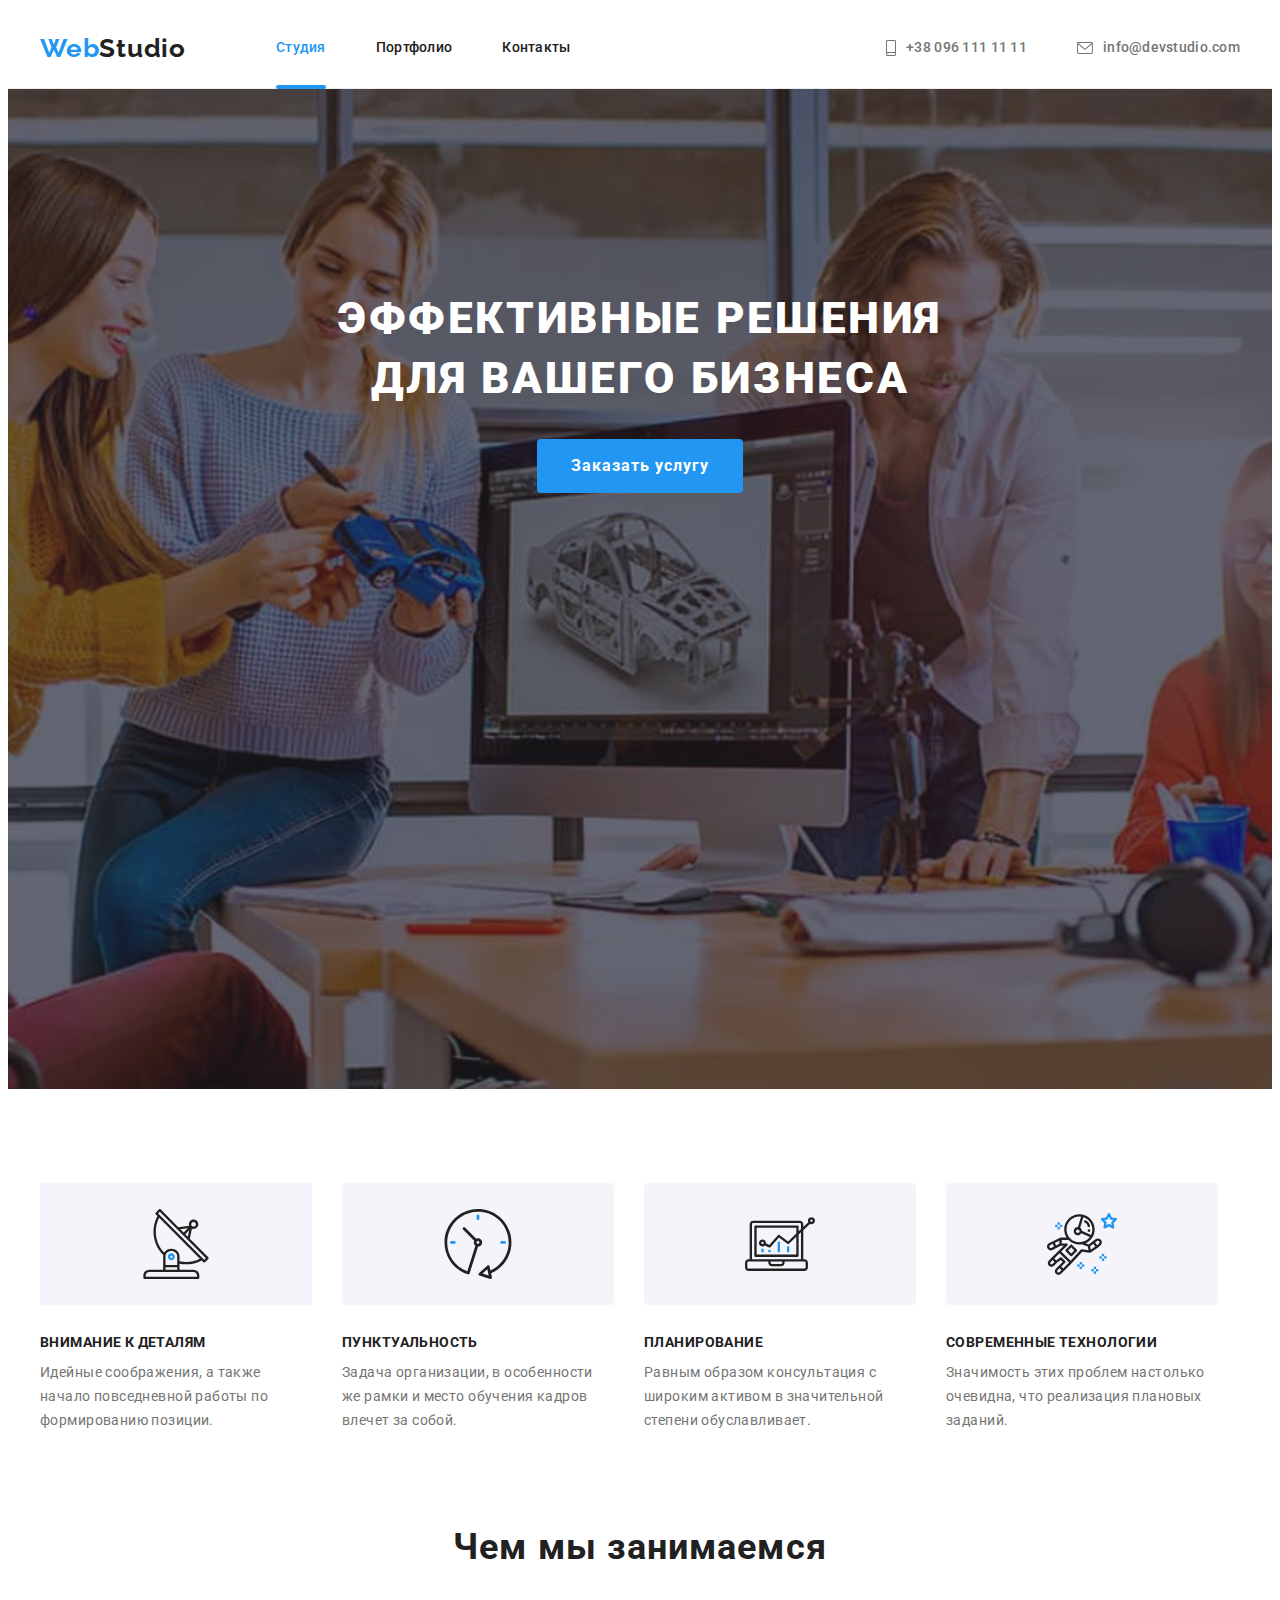
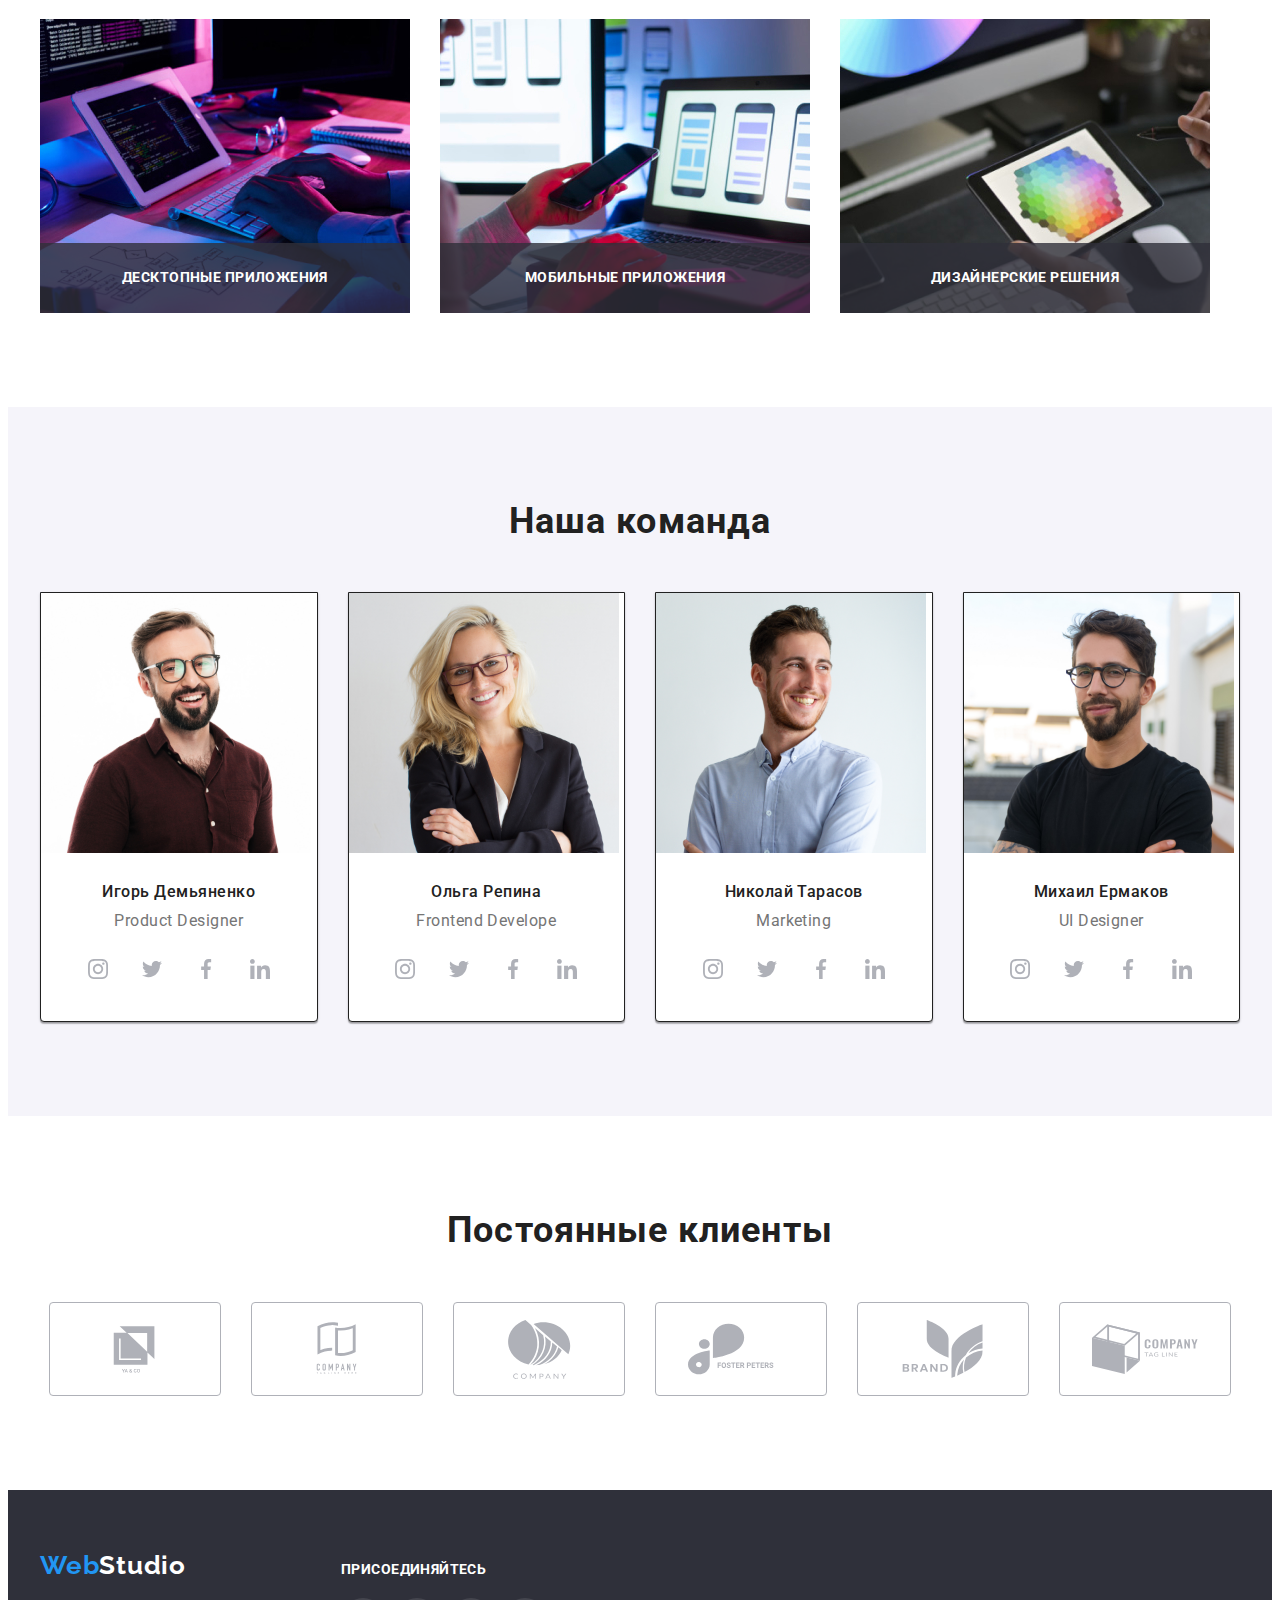
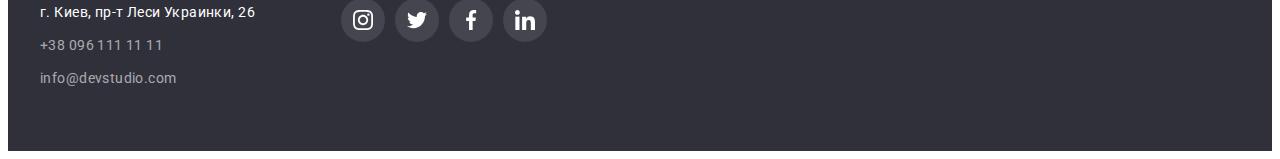
<file: index.html>
<!DOCTYPE html>
<html lang="ru">
  <head>
    <meta charset="UTF-8" />
    <meta http-equiv="X-UA-Compatible" content="IE=edge" />
    <meta name="viewport" content="width=sdf, initial-scale=1.0" />
    <title>Document</title>
    <link rel="preconnect" href="https://fonts.googleapis.com" />
    <link rel="preconnect" href="https://fonts.gstatic.com" crossorigin />
    <link
      href="https://fonts.googleapis.com/css2?family=Raleway:wght@700&family=Roboto:wght@400;500;700;900&display=swap"
      rel="stylesheet"
    />
    <link
      rel="stylesheet"
      href="https://cdnjs.cloudflare.com/ajax/libs/modern-normalize/1.1.0/modern-normalize.min.css"
      integrity="sha512-wpPYUAdjBVSE4KJnH1VR1HeZfpl1ub8YT/NKx4PuQ5NmX2tKuGu6U/JRp5y+Y8XG2tV+wKQpNHVUX03MfMFn9Q=="
      crossorigin="anonymous"
      referrerpolicy="no-referrer"
    />
    <link rel="stylesheet" href="./css/styles.css" />
  </head>

  <body>
    <!--Шапка сайта-->
    <header class="heder">
      <div class="container heder-container">
        <nav class="heder-nav">
          <a class="heder-logo link" href="/"><span class="heder-logo-accent">Web</span>Studio</a>
          <ul class="heder-list list">
            <li class="heder-item">
              <a class="heder-link link current" href="./index.html">Студия</a>
            </li>
            <li class="heder-item">
              <a class="heder-link link" href="./portfolio.html">Портфолио</a>
            </li>
            <li class="heder-item"><a class="heder-link link" href="">Контакты</a></li>
          </ul>
        </nav>
        <ul class="heder-adres list">
          <!-- Ссылка на телефонный номер -->
          <li class="heder-item-tel">
            <a class="heder-tel link" href="tel:+380961111111"
              ><svg class="heder-icon">
                <use href="./images/icons.svg#icon-smartphone"></use>
              </svg>
              +38 096 111 11 11</a
            >
          </li>
          <!-- Ссылка на адрес электронной почты  -->
          <li>
            <a class="heder-mailto link" href="mailto:info@devstudio.com"
              ><svg class="heder-icon-mailto">
                <use href="./images/icons.svg#icon-envelope"></use></svg
              >info@devstudio.com</a
            >
          </li>
        </ul>
      </div>
    </header>
    <main>
      <!--Герой-->
      <section class="hero">
        <div class="container">
          <h1 class="hero-title">Эффективные решения для вашего бизнеса</h1>
          <button type="button" class="hero-btn" data-modal-open>Заказать услугу</button>
        </div>
      </section>
      <!--Преимущества-->
      <section class="benefits">
        <div class="container">
          <h2 class="visually-hidden">Наши преимущества</h2>
          <ul class="benefits-list list">
            <li class="benefits-item">
              <div class="benefits-container">
                <svg class="benefits-logo">
                  <use href="./images/icons.svg#icon-antenna"></use>
                </svg>
              </div>
              <h3 class="benefits-title">Внимание к деталям</h3>
              <p class="benefits-item-text">
                Идейные соображения, а также начало повседневной работы по формированию позиции.
              </p>
            </li>
            <li class="benefits-item">
              <div class="benefits-container">
                <svg class="benefits-logo">
                  <use href="./images/icons.svg#icon-clock"></use>
                </svg>
              </div>
              <h3 class="benefits-title">Пунктуальность</h3>
              <p class="benefits-item-text">
                Задача организации, в особенности же рамки и место обучения кадров влечет за собой.
              </p>
            </li>
            <li class="benefits-item">
              <div class="benefits-container">
                <svg class="benefits-logo">
                  <use href="./images/icons.svg#icon-diagram"></use>
                </svg>
              </div>
              <h3 class="benefits-title">Планирование</h3>
              <p class="benefits-item-text">
                Равным образом консультация с широким активом в значительной степени обуславливает.
              </p>
            </li>
            <li class="benefits-item">
              <div class="benefits-container">
                <svg class="benefits-logo">
                  <use href="./images/icons.svg#icon-astronaut"></use>
                </svg>
              </div>
              <h3 class="benefits-title">Современные технологии</h3>
              <p class="benefits-item-text">
                Значимость этих проблем настолько очевидна, что реализация плановых заданий.
              </p>
            </li>
          </ul>
        </div>
      </section>
      <!--Род занятий-->
      <section class="about">
        <div class="container">
          <h2 class="about-title">Чем мы занимаемся</h2>
          <ul class="about-list list">
            <li class="about-item">
              <img
                src="./images/img(1).jpg"
                alt="Программист, работающий в своем рабочем офисе"
                width="370"
                height="294"
              />
              <div class="about-container">
                <p class="about-item-text">Десктопные приложения</p>
              </div>
            </li>
            <li class="about-item">
              <img
                src="./images/img(2).jpg"
                alt="Дизайнер разрабатывает приложение для смартфона"
                width="370"
                height="294"
              />
              <div class="about-container">
                <p class="about-item-text">Мобильные приложения</p>
              </div>
            </li>
            <li class="about-item">
              <img
                src="./images/img(3).jpg"
                alt="Веб дизайнер подбирает цвет на планшете"
                width="370"
                height="294"
              />
              <div class="about-container">
                <p class="about-item-text">Дизайнерские решения</p>
              </div>
            </li>
          </ul>
        </div>
      </section>
      <!-- Наша команда -->
      <section class="team">
        <div class="container">
          <h2 class="team-title">Наша команда</h2>
          <ul class="team-list list">
            <li class="team-item">
              <img
                src="./images/ProductDesigner.jpg"
                alt="Игорь Демьяненко"
                width="270"
                height="260"
              />
              <h3 class="team-title-text">Игорь Демьяненко</h3>
              <p lang="en" class="team-item-text">Product Designer</p>
              <ul class="team-soc-list list">
                <li class="team-soc-item">
                  <a href="" class="team-soc-link link">
                    <svg class="team-soc-logo">
                      <use href="./images/icons.svg#icon-instagram"></use>
                    </svg>
                  </a>
                </li>
                <li class="team-soc-item">
                  <a href="" class="team-soc-link link">
                    <svg class="team-soc-logo">
                      <use href="./images/icons.svg#icon-twitter"></use>
                    </svg>
                  </a>
                </li>
                <li class="team-soc-item">
                  <a href="" class="team-soc-link link">
                    <svg class="team-soc-logo">
                      <use href="./images/icons.svg#icon-facebook"></use>
                    </svg>
                  </a>
                </li>
                <li class="team-soc-item">
                  <a href="" class="team-soc-link link">
                    <svg class="team-soc-logo">
                      <use href="./images/icons.svg#icon-linkedin"></use>
                    </svg>
                  </a>
                </li>
              </ul>
            </li>
            <li class="team-item">
              <img
                src="./images/FrontendDeveloper.jpg"
                alt="Ольга Репина"
                width="270"
                height="260"
              />
              <h3 class="team-title-text">Ольга Репина</h3>
              <p lang="en" class="team-item-text">Frontend Develope</p>
              <ul class="team-soc-list list">
                <li class="team-soc-item">
                  <a href="" class="team-soc-link link">
                    <svg class="team-soc-logo">
                      <use href="./images/icons.svg#icon-instagram"></use>
                    </svg>
                  </a>
                </li>
                <li class="team-soc-item">
                  <a href="" class="team-soc-link link">
                    <svg class="team-soc-logo">
                      <use href="./images/icons.svg#icon-twitter"></use>
                    </svg>
                  </a>
                </li>
                <li class="team-soc-item">
                  <a href="" class="team-soc-link link">
                    <svg class="team-soc-logo">
                      <use href="./images/icons.svg#icon-facebook"></use>
                    </svg>
                  </a>
                </li>
                <li class="team-soc-item">
                  <a href="" class="team-soc-link link">
                    <svg class="team-soc-logo">
                      <use href="./images/icons.svg#icon-linkedin"></use>
                    </svg>
                  </a>
                </li>
              </ul>
            </li>
            <li class="team-item">
              <img src="./images/Marketing.jpg" alt="Николай Тарасов" width="270" height="260" />
              <h3 class="team-title-text">Николай Тарасов</h3>
              <p lang="en" class="team-item-text">Marketing</p>
              <ul class="team-soc-list list">
                <li class="team-soc-item">
                  <a href="" class="team-soc-link link">
                    <svg class="team-soc-logo">
                      <use href="./images/icons.svg#icon-instagram"></use>
                    </svg>
                  </a>
                </li>
                <li class="team-soc-item">
                  <a href="" class="team-soc-link link">
                    <svg class="team-soc-logo">
                      <use href="./images/icons.svg#icon-twitter"></use>
                    </svg>
                  </a>
                </li>
                <li class="team-soc-item">
                  <a href="" class="team-soc-link link">
                    <svg class="team-soc-logo">
                      <use href="./images/icons.svg#icon-facebook"></use>
                    </svg>
                  </a>
                </li>
                <li class="team-soc-item">
                  <a href="" class="team-soc-link link">
                    <svg class="team-soc-logo">
                      <use href="./images/icons.svg#icon-linkedin"></use>
                    </svg>
                  </a>
                </li>
              </ul>
            </li>
            <li class="team-item">
              <img src="./images/UIDesigner.jpg" alt="Михаил Ермаков" width="270" height="260" />
              <h3 class="team-title-text">Михаил Ермаков</h3>
              <p lang="en" class="team-item-text">UI Designer</p>
              <ul class="team-soc-list list">
                <li class="team-soc-item">
                  <a href="" class="team-soc-link link">
                    <svg class="team-soc-logo">
                      <use href="./images/icons.svg#icon-instagram"></use>
                    </svg>
                  </a>
                </li>
                <li class="team-soc-item">
                  <a href="" class="team-soc-link link">
                    <svg class="team-soc-logo">
                      <use href="./images/icons.svg#icon-twitter"></use>
                    </svg>
                  </a>
                </li>
                <li class="team-soc-item">
                  <a href="" class="team-soc-link link">
                    <svg class="team-soc-logo">
                      <use href="./images/icons.svg#icon-facebook"></use>
                    </svg>
                  </a>
                </li>
                <li class="team-soc-item">
                  <a href="" class="team-soc-link link">
                    <svg class="team-soc-logo">
                      <use href="./images/icons.svg#icon-linkedin"></use>
                    </svg>
                  </a>
                </li>
              </ul>
            </li>
          </ul>
        </div>
      </section>
      <!-- Постоянные клиенты -->
      <section class="regular-clients">
        <div class="container">
          <h2 class="regular-clients-title">Постоянные клиенты</h2>
          <ul class="regular-clients-list list">
            <li class="regular-clients-item">
              <a href="" class="regular-clients-link link">
                <svg class="clients-logo">
                  <use href="./images/icons.svg#icon-Logo"></use>
                </svg>
              </a>
            </li>
            <li class="regular-clients-item">
              <a href="" class="regular-clients-link link"
                ><svg class="clients-logo">
                  <use href="./images/icons.svg#icon-grupp"></use></svg
              ></a>
            </li>
            <li class="regular-clients-item">
              <a href="" class="regular-clients-link link"
                ><svg class="clients-logo">
                  <use href="./images/icons.svg#icon-object"></use></svg
              ></a>
            </li>
            <li class="regular-clients-item">
              <a href="" class="regular-clients-link link"
                ><svg class="clients-logo">
                  <use href="./images/icons.svg#icon-group1"></use></svg
              ></a>
            </li>
            <li class="regular-clients-item">
              <a href="" class="regular-clients-link link"
                ><svg class="clients-logo">
                  <use href="./images/icons.svg#icon-group2"></use></svg
              ></a>
            </li>
            <li class="regular-clients-item">
              <a href="" class="regular-clients-link link"
                ><svg class="clients-logo">
                  <use href="./images/icons.svg#icon-object1"></use></svg
              ></a>
            </li>
          </ul>
        </div>
      </section>
    </main>
    <!-- Футер -->
    <footer class="footer">
      <div class="container footer-container">
        <address class="footer-address">
          <a lang="en" class="footer-logo link" href="/"
            ><span lang="en" class="footer-logo-accent">Web</span>Studio</a
          >
          <ul class="footer-list list">
            <!-- Ссылка на адрес -->
            <li class="footer-item">
              <a class="footer-adress link" href="#">г. Киев, пр-т Леси Украинки, 26</a>
            </li>
            <!-- Ссылка на телефонный номер -->
            <li class="footer-item">
              <a class="footer-tel link" href="tel:+380961111111">+38 096 111 11 11</a>
            </li>
            <!-- Ссылка на адрес электронной почты  -->
            <li class="footer-item">
              <a class="footer-mailto link" href="mailto:info@devstudio.com">info@devstudio.com</a>
            </li>
          </ul>
        </address>
        <div class="container soc-container">
          <p class="footer-soc-text">присоединяйтесь</p>
          <ul class="footer-soc-list list">
            <li class="footer-soc-item">
              <a href="" class="footer-soc-link link">
                <svg class="footer-soc-logo">
                  <use href="./images/icons.svg#icon-instagram"></use>
                </svg>
              </a>
            </li>
            <li class="footer-soc-item">
              <a href="" class="footer-soc-link link"
                ><svg class="footer-soc-logo">
                  <use href="./images/icons.svg#icon-twitter"></use></svg
              ></a>
            </li>
            <li class="footer-soc-item">
              <a href="" class="footer-soc-link link"
                ><svg class="footer-soc-logo">
                  <use href="./images/icons.svg#icon-facebook"></use></svg
              ></a>
            </li>
            <li class="footer-soc-item">
              <a href="" class="footer-soc-link link"
                ><svg class="footer-soc-logo">
                  <use href="./images/icons.svg#icon-linkedin"></use></svg
              ></a>
            </li>
          </ul>
        </div>
      </div>
    </footer>
    <div class="backdrop is-hidden" data-modal>
      <div class="modal">
        <button type="button" class="modal-btn" data-modal-close>
          <svg class="modal-icon">
            <use href="./images/icons.svg#icon-close-black"></use>
          </svg>
        </button>
      </div>
    </div>
    <script src="./js/modal.js"></script>
  </body>
</html>
</file>
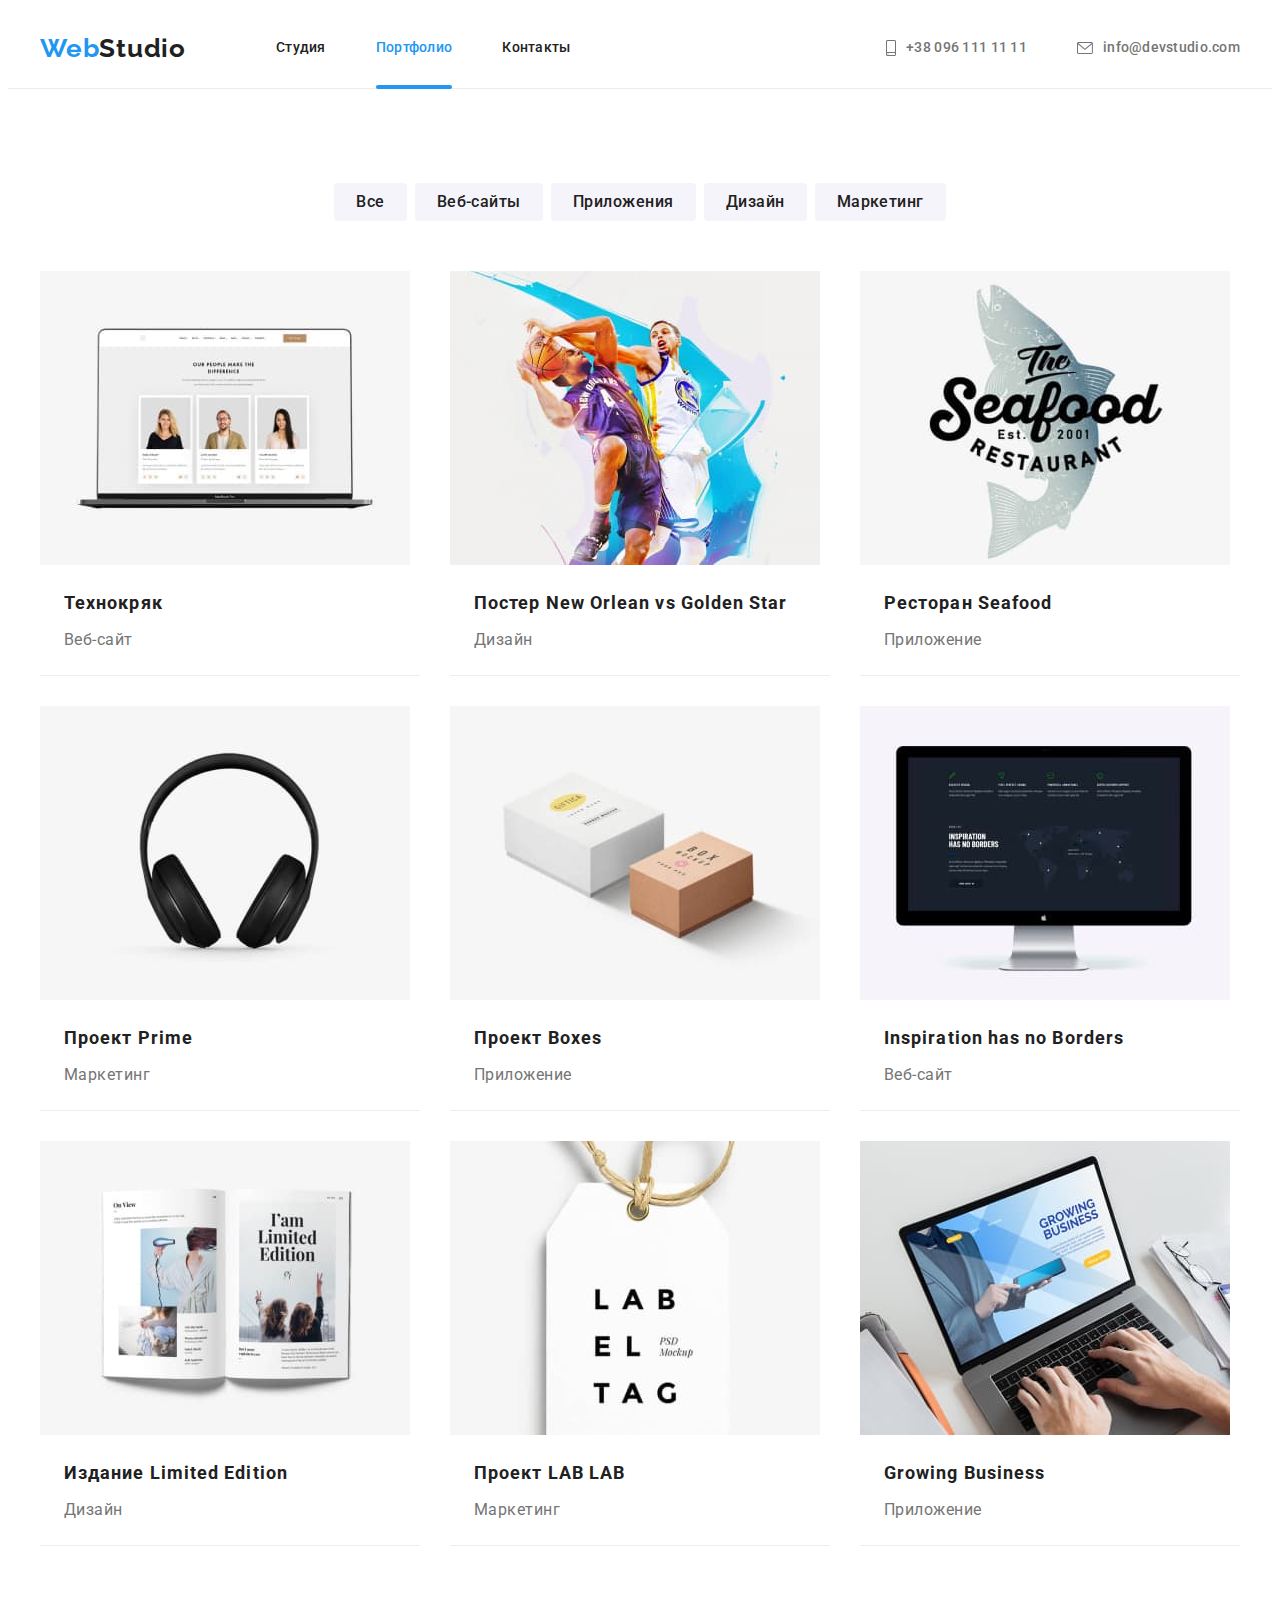
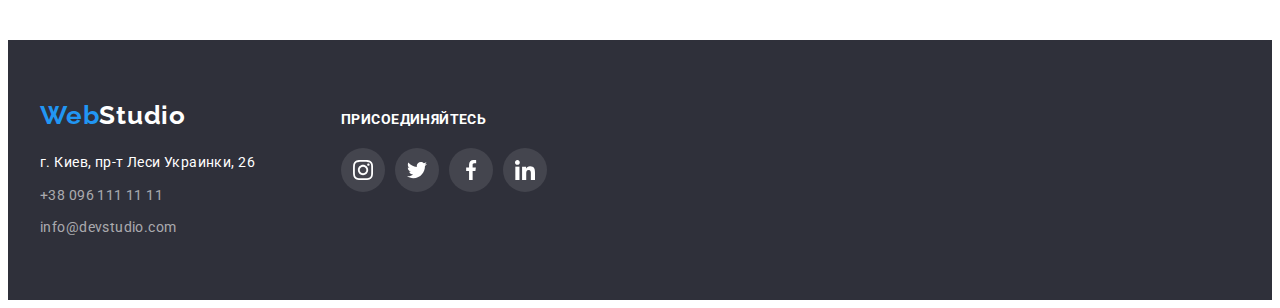
<file: portfolio.html>
<!DOCTYPE html>
<html lang="ru">
  <head>
    <meta charset="UTF-8" />
    <meta http-equiv="X-UA-Compatible" content="IE=edge" />
    <meta name="viewport" content="width=device-width, initial-scale=1.0" />
    <title>Portfolio</title>
    <link rel="preconnect" href="https://fonts.googleapis.com" />
    <link rel="preconnect" href="https://fonts.gstatic.com" crossorigin />

    <link
      href="https://fonts.googleapis.com/css2?family=Raleway:wght@700&family=Roboto:wght@400;500;700;900&display=swap"
      rel="stylesheet"
    />
    <link
      rel="stylesheet"
      href="https://cdnjs.cloudflare.com/ajax/libs/modern-normalize/1.1.0/modern-normalize.min.css"
      integrity="sha512-wpPYUAdjBVSE4KJnH1VR1HeZfpl1ub8YT/NKx4PuQ5NmX2tKuGu6U/JRp5y+Y8XG2tV+wKQpNHVUX03MfMFn9Q=="
      crossorigin="anonymous"
      referrerpolicy="no-referrer"
    />
    <link rel="stylesheet" href="./css/styles.css" />
  </head>

  <body>
    <!--Шапка сайта-->
    <header class="heder">
      <div class="container heder-container">
        <nav class="heder-nav">
          <a class="heder-logo link" href="/"><span class="heder-logo-accent">Web</span>Studio</a>
          <ul class="heder-list list">
            <li class="heder-item">
              <a class="heder-link link" href="./index.html">Студия</a>
            </li>
            <li class="heder-item">
              <a class="heder-link link current" href="./portfolio.html">Портфолио</a>
            </li>
            <li class="heder-item"><a class="heder-link link" href="">Контакты</a></li>
          </ul>
        </nav>
        <ul class="heder-adres list">
          <!-- Ссылка на телефонный номер -->
          <li class="heder-item-tel">
            <a class="heder-tel link" href="tel:+380961111111"
              ><svg class="heder-icon">
                <use href="./images/icons.svg#icon-smartphone"></use>
              </svg>
              +38 096 111 11 11</a
            >
          </li>
          <!-- Ссылка на адрес электронной почты  -->
          <li>
            <a class="heder-mailto link" href="mailto:info@devstudio.com"
              ><svg class="heder-icon-mailto">
                <use href="./images/icons.svg#icon-envelope"></use></svg
              >info@devstudio.com</a
            >
          </li>
        </ul>
      </div>
    </header>
    <main>
      <section class="projects">
        <div class="container">
          <h1 class="visually-hidden">Нашы проекты</h1>
          <ul class="projects-list list">
            <li class="projects-item"><button type="button" class="projects-btn">Все</button></li>
            <li class="projects-item">
              <button type="button" class="projects-btn">Веб-сайты</button>
            </li>
            <li class="projects-item">
              <button type="button" class="projects-btn">Приложения</button>
            </li>
            <li class="projects-item">
              <button type="button" class="projects-btn">Дизайн</button>
            </li>
            <li class="projects-item">
              <button type="button" class="projects-btn">Маркетинг</button>
            </li>
          </ul>
          <ul class="portfolio list">
            <li class="portfolio-item">
              <a class="portfolio-link link" href="">
                <div class="portfolio-img-text">
                  <img src="./images/portfolioimg1.jpg" alt="МакБук" width="370" height="294" />
                  <p class="portfolio-top-text">
                    Ресурс предлагает комплексные предложения с разным уровнем функционала и
                    сервисов. Все это позволит посетителю получить исчерпывающие сведения о компании
                    или частном лице.
                  </p>
                </div>
                <div class="portfolio-conteiner">
                  <h2 class="portfolio-title">Технокряк</h2>
                  <p class="portfolio-item-text">Веб-сайт</p>
                </div>
              </a>
            </li>
            <li class="portfolio-item">
              <a class="portfolio-link link" href=""
                ><div class="portfolio-img-text">
                  <img
                    src="./images/portfolioimg2.jpg"
                    alt="Двое людей играють в баскетбол"
                    width="370"
                    height="294"
                  />
                  <p class="portfolio-top-text">
                    Ресурс предлагает комплексные предложения с разным уровнем функционала и
                    сервисов. Все это позволит посетителю получить исчерпывающие сведения о компании
                    или частном лице.
                  </p>
                </div>

                <div class="portfolio-conteiner">
                  <h2 class="portfolio-title">
                    Постер <span class="portfolio-title" lang="en">New Orlean vs Golden Star</span>
                  </h2>
                  <p class="portfolio-item-text">Дизайн</p>
                </div>
              </a>
            </li>
            <li class="portfolio-item">
              <a class="portfolio-link link" href="">
                <div class="portfolio-img-text">
                  <img
                    src="./images/portfolioimg3.jpg"
                    alt="Логотип рестрана"
                    width="370"
                    height="294"
                  />
                  <p class="portfolio-top-text">
                    Ресурс предлагает комплексные предложения с разным уровнем функционала и
                    сервисов. Все это позволит посетителю получить исчерпывающие сведения о компании
                    или частном лице.
                  </p>
                </div>
                <div class="portfolio-conteiner">
                  <h2 class="portfolio-title">
                    Ресторан <span class="portfolio-title" lang="en">Seafood</span>
                  </h2>
                  <p class="portfolio-item-text">Приложение</p>
                </div>
              </a>
            </li>
            <li class="portfolio-item">
              <a class="portfolio-link link" href=""
                ><div class="portfolio-img-text">
                  <img src="./images/portfolioimg4.jpg" alt="Наушники" width="370" height="294" />
                  <p class="portfolio-top-text">
                    Ресурс предлагает комплексные предложения с разным уровнем функционала и
                    сервисов. Все это позволит посетителю получить исчерпывающие сведения о компании
                    или частном лице.
                  </p>
                </div>
                <div class="portfolio-conteiner">
                  <h2 class="portfolio-title">
                    Проект <span class="portfolio-title" lang="en">Prime</span>
                  </h2>
                  <p class="portfolio-item-text">Маркетинг</p>
                </div>
              </a>
            </li>
            <li class="portfolio-item">
              <a class="portfolio-link link" href=""
                ><div class="portfolio-img-text">
                  <img
                    src="./images/portfolioimg5.jpg"
                    alt="Две коробки"
                    width="370"
                    height="294"
                  />
                  <p class="portfolio-top-text">
                    Ресурс предлагает комплексные предложения с разным уровнем функционала и
                    сервисов. Все это позволит посетителю получить исчерпывающие сведения о компании
                    или частном лице.
                  </p>
                </div>

                <div class="portfolio-conteiner">
                  <h2 class="portfolio-title">
                    Проект <span class="portfolio-title" lang="en">Boxes</span>
                  </h2>
                  <p class="portfolio-item-text">Приложение</p>
                </div>
              </a>
            </li>
            <li class="portfolio-item">
              <a class="portfolio-link link" href=""
                ><div class="portfolio-img-text">
                  <img src="./images/portfolioimg6.jpg" alt="Монитор" width="370" height="294" />
                  <p class="portfolio-top-text">
                    Ресурс предлагает комплексные предложения с разным уровнем функционала и
                    сервисов. Все это позволит посетителю получить исчерпывающие сведения о компании
                    или частном лице.
                  </p>
                </div>

                <div class="portfolio-conteiner">
                  <h2 class="portfolio-title" lang="en">Inspiration has no Borders</h2>
                  <p class="portfolio-item-text">Веб-сайт</p>
                </div>
              </a>
            </li>
            <li class="portfolio-item">
              <a class="portfolio-link link" href=""
                ><div class="portfolio-img-text">
                  <img
                    src="./images/portfolioimg7.jpg"
                    alt="Одкрытый журнал"
                    width="370"
                    height="294"
                  />
                  <p class="portfolio-top-text">
                    Ресурс предлагает комплексные предложения с разным уровнем функционала и
                    сервисов. Все это позволит посетителю получить исчерпывающие сведения о компании
                    или частном лице.
                  </p>
                </div>
                <div class="portfolio-conteiner">
                  <h2 class="portfolio-title">
                    Издание <span class="portfolio-title" lang="en">Limited Edition</span>
                  </h2>
                  <p class="portfolio-item-text">Дизайн</p>
                </div>
              </a>
            </li>
            <li class="portfolio-item">
              <a class="portfolio-link link" href=""
                ><div class="portfolio-img-text">
                  <img src="./images/portfolioimg8.jpg" alt="Ярлык" width="370" height="294" />
                  <p class="portfolio-top-text">
                    Ресурс предлагает комплексные предложения с разным уровнем функционала и
                    сервисов. Все это позволит посетителю получить исчерпывающие сведения о компании
                    или частном лице.
                  </p>
                </div>
                <div class="portfolio-conteiner">
                  <h2 class="portfolio-title">
                    Проект <span class="portfolio-title" lang="en">LAB</span> LAB
                  </h2>
                  <p class="portfolio-item-text">Маркетинг</p>
                </div>
              </a>
            </li>
            <li class="portfolio-item">
              <a class="portfolio-link link" href=""
                ><div class="portfolio-img-text">
                  <img
                    src="./images/portfolioimg9.jpg"
                    alt="Бизнес приложение"
                    width="370"
                    height="294"
                  />
                  <p class="portfolio-top-text">
                    Ресурс предлагает комплексные предложения с разным уровнем функционала и
                    сервисов. Все это позволит посетителю получить исчерпывающие сведения о компании
                    или частном лице.
                  </p>
                </div>

                <div class="portfolio-conteiner">
                  <h2 class="portfolio-title" lang="en">Growing Business</h2>
                  <p class="portfolio-item-text">Приложение</p>
                </div>
              </a>
            </li>
          </ul>
        </div>
      </section>
    </main>
    <!-- Футер -->
    <footer class="footer">
      <div class="container footer-container">
        <address class="footer-address">
          <a lang="en" class="footer-logo link" href="/"
            ><span lang="en" class="footer-logo-accent">Web</span>Studio</a
          >
          <ul class="footer-list list">
            <!-- Ссылка на адрес -->
            <li class="footer-item">
              <a class="footer-adress link" href="#">г. Киев, пр-т Леси Украинки, 26</a>
            </li>
            <!-- Ссылка на телефонный номер -->
            <li class="footer-item">
              <a class="footer-tel link" href="tel:+380961111111">+38 096 111 11 11</a>
            </li>
            <!-- Ссылка на адрес электронной почты  -->
            <li class="footer-item">
              <a class="footer-mailto link" href="mailto:info@devstudio.com">info@devstudio.com</a>
            </li>
          </ul>
        </address>
        <div class="container soc-container">
          <p class="footer-soc-text">присоединяйтесь</p>
          <ul class="footer-soc-list list">
            <li class="footer-soc-item">
              <a href="" class="footer-soc-link link">
                <svg class="footer-soc-logo">
                  <use href="./images/icons.svg#icon-instagram"></use>
                </svg>
              </a>
            </li>
            <li class="footer-soc-item">
              <a href="" class="footer-soc-link link"
                ><svg class="footer-soc-logo">
                  <use href="./images/icons.svg#icon-twitter"></use></svg
              ></a>
            </li>
            <li class="footer-soc-item">
              <a href="" class="footer-soc-link link"
                ><svg class="footer-soc-logo">
                  <use href="./images/icons.svg#icon-facebook"></use></svg
              ></a>
            </li>
            <li class="footer-soc-item">
              <a href="" class="footer-soc-link link"
                ><svg class="footer-soc-logo">
                  <use href="./images/icons.svg#icon-linkedin"></use></svg
              ></a>
            </li>
          </ul>
        </div>
      </div>
    </footer>
  </body>
</html>
</file>
<file: css/styles.css>
:root {
  --main-btr-color: #212121;
  --second-btr-color: #f5f4fa;
  --main-title-color: #212121;
  --main-text-color: #757575;
  --accent-color: #2196f3;
  --main-babackground-color: #e5e5e5;
  --second-babackground-color: #f5f4fa;
  --heder-babackground-color: #ffffff;
  --footer-babackground-color: #2f303a;
  --hero--babackground-color: #2f303a;
  --adress-color: #757575;
  --heder-text-color: #212121;
  --footer-text-color: #ffffff;
}

p,
h1,
h2,
h3,
h4,
h5,
h6 {
  margin: 0;
}

ul,
ol {
  margin: 0;
  padding-left: 0;
}

img {
  display: block;
  max-width: 100%;
  height: auto;
}

body {
  font-family: 'Roboto', sans-serif;
  color: #212121;
}

.container {
  width: 1200px;
  margin: 0 auto;
  padding-right: 15px;
  padding-left: 15px;
}

/* заберає підкреслення */
.link {
  text-decoration: none;
}

/* змінює вид маркера */
.list {
  margin: 0;
  padding: 0;
  list-style: none;
}

/* Cкриває заголовок */
.visually-hidden {
  position: absolute;
  white-space: nowrap;
  width: 1px;
  height: 1px;
  overflow: hidden;
  border: 0;
  padding: 0;
  clip: rect(0 0 0 0);
  clip-path: inset(50%);
  margin: -1px;
}

/* -----------------------------------HEDER-----------------------------------*/
.heder {
  background: var(--heder-babackground-color);
  border-bottom: 1px solid #ececec;
}

.heder-nav {
  display: flex;
  align-items: center;
}

.heder-container {
  display: flex;
  align-items: center;
}

.heder-list {
  display: flex;
}

.heder-adres {
  display: flex;
}

.heder-logo {
  font-family: 'Raleway';
  font-weight: 700;
  font-size: 26px;
  line-height: 1.19;
  letter-spacing: 0.03em;
  color: #212121;
  margin-right: 90px;
}

.heder-logo-accent {
  color: var(--accent-color);
}

.heder-item:not(:first-child) {
  margin-left: 50px;
}

.heder-link {
  display: block;
  font-weight: 500;
  font-size: 14px;
  line-height: 1.14;
  letter-spacing: 0.02em;
  color: var(--heder-text-color);
  padding-top: 32px;
  padding-bottom: 32px;
  transition: color 250ms cubic-bezier(0.4, 0, 0.2, 1);
  position: relative;
}

.current {
  color: var(--accent-color);
}
.current::after {
  content: '';
  position: absolute;
  width: 100%;
  height: 4px;
  border-radius: 2px;
  background-color: var(--accent-color);
  left: 0;
  bottom: -1px;
}

.heder-link:hover,
.heder-link:focus {
  color: var(--accent-color);
}

.heder-adres {
  margin-left: auto;
}

.heder-item-tel {
  margin-right: 50px;
}

.heder-icon {
  height: 16px;
  width: 10px;
  margin-right: 10px;
}

.heder-icon-mailto {
  height: 12px;
  width: 16px;
  margin-right: 10px;
}

.heder-tel,
.heder-mailto {
  display: flex;
  justify-content: center;
  align-items: center;
  font-weight: 500;
  font-size: 14px;
  line-height: 1.14;
  letter-spacing: 0.02em;
  color: var(--adress-color);
  padding-top: 32px;
  padding-bottom: 32px;
  fill: currentColor;
  transition: color 250ms cubic-bezier(0.4, 0, 0.2, 1);
}

.heder-tel:hover,
.heder-mailto:hover,
.heder-tel:focus,
.heder-mailto:focus {
  color: var(--accent-color);
}

/* -----------------------------------FOOTER-----------------------------------*/
.footer {
  background-color: var(--footer-babackground-color);
  padding-top: 60px;
  padding-bottom: 60px;
}

.footer-container {
  display: flex;
  align-items: baseline;
}

.soc-container {
  padding: 0;
  margin-left: 70px;
}

.footer-address {
  min-width: 231px;
}

.footer-logo {
  font-family: 'Raleway';
  font-style: normal;
  font-weight: 700;
  font-size: 26px;
  line-height: 1.19;
  letter-spacing: 0.03em;
  color: #ffffff;
  display: inline-block;
  margin-bottom: 20px;
}

.footer-logo-accent {
  color: var(--accent-color);
}

.footer-item:not(:first-child) {
  margin-top: 9px;
}

.footer-adress {
  font-style: normal;
  font-weight: 400;
  font-size: 14px;
  line-height: 1.71;
  letter-spacing: 0.03em;
  color: var(--footer-text-color);
  transition: color 250ms cubic-bezier(0.4, 0, 0.2, 1);
}

.footer-tel,
.footer-mailto {
  font-style: normal;
  font-weight: 400;
  font-size: 14px;
  line-height: 1.71;
  letter-spacing: 0.03em;
  color: rgba(255, 255, 255, 0.6);
  transition: color 250ms cubic-bezier(0.4, 0, 0.2, 1);
}

.footer-adress:hover,
.footer-tel:hover,
.footer-mailto:hover,
.footer-adress:focus,
.footer-tel:focus,
.footer-mailto:focus {
  color: var(--accent-color);
}

.footer-soc-text {
  font-style: normal;
  font-weight: 700;
  font-size: 14px;
  line-height: 1.14;
  letter-spacing: 0.03em;
  text-transform: uppercase;
  color: #ffffff;
  margin-bottom: 20px;
}

.footer-soc-list {
  display: flex;
}

.footer-soc-item {
  width: 44px;
  height: 44px;
  margin-right: 10px;
}

.footer-soc-item:last-child {
  margin-right: 0;
}

.footer-soc-link {
  width: 100%;
  height: 100%;
  border-radius: 50%;
  display: flex;
  align-items: center;
  justify-content: center;
  fill: #ffffff;
  background-color: rgba(255, 255, 255, 0.1);
  transition: background-color 250ms cubic-bezier(0.4, 0, 0.2, 1);
}

.footer-soc-logo {
  width: 20px;
  height: 20px;
}

.footer-soc-link:hover,
.footer-soc-link:focus {
  background-color: var(--accent-color);
}

/* -----------------------------------HERO-----------------------------------*/

.hero {
  padding: 200px 0px;
  text-align: center;
  height: 600px;
  max-width: 1600px;
  margin-right: auto;
  margin-left: auto;
  background: var(--hero--babackground-color);
  background-image: linear-gradient(rgba(47, 48, 58, 0.4), rgba(47, 48, 58, 0.4)),
    url(../images/heroimg.jpg);
  background-repeat: no-repeat;
  background-position: center;
  background-size: cover;
}

.hero-title {
  margin-bottom: 30px;
  font-weight: 900;
  font-size: 44px;
  line-height: 1.36;
  letter-spacing: 0.06em;
  text-transform: uppercase;
  color: #ffffff;
  width: 696px;
  margin-left: auto;
  margin-right: auto;
}

.hero-btn {
  min-width: 200px;
  padding: 10px 32px;
  border-color: transparent;

  font-family: 'Roboto';
  font-style: normal;
  font-weight: 700;
  font-size: 16px;
  line-height: 1.87;
  align-items: center;
  text-align: center;
  letter-spacing: 0.06em;
  color: #ffffff;
  background-color: var(--accent-color);
  box-shadow: 0px 4px 4px rgba(107, 87, 87, 0.15);
  border-radius: 4px;
  cursor: pointer;
  transition: background-color 250ms cubic-bezier(0.4, 0, 0.2, 1),
    box-shadow 250ms cubic-bezier(0.4, 0, 0.2, 1);
}

.hero-btn:hover,
.hero-btn:focus {
  background-color: #188ce8;
  box-shadow: 0px 4px 4px rgba(0, 0, 0, 0.15);
}

/* -----------------------------------Benefits-----------------------------------*/
.benefits {
  padding-top: 94px;
  padding-bottom: 94px;
}

.benefits-list {
  display: flex;
}

.benefits-title {
  font-weight: 700;
  font-size: 14px;
  line-height: 1.14;
  letter-spacing: 0.03em;
  text-transform: uppercase;
  color: var(--main-title-color);
  margin-bottom: 10px;
}

.benefits-container {
  display: flex;
  justify-content: center;
  align-items: center;
  border-radius: 4px;
  border: 1px solid transparent;
  background-color: #f5f4fa;
  width: 270px;
  height: 120px;
  margin-bottom: 30px;
}

.benefits-logo {
  width: 70px;
  height: 70px;
  align-items: center;
}

.benefits-item-text {
  font-size: 14px;
  line-height: 1.71;
  letter-spacing: 0.03em;
  color: var(--main-text-color);
  width: 270px;
}

.benefits-item:not(:first-child) {
  margin-left: 30px;
}

/* -----------------------------------Abont-----------------------------------*/
.about {
  padding-bottom: 94px;
}

.about-list {
  display: flex;
}

.about-item + .about-item {
  margin-left: 30px;
}

.about-title {
  font-weight: 700;
  font-size: 36px;
  line-height: 1.16;
  text-align: center;
  letter-spacing: 0.03em;
  color: var(--main-title-color);
  margin-bottom: 50px;
}
.about-item {
  position: relative;
}
.about-item-text {
  font-style: normal;
  font-weight: 700;
  font-size: 14px;
  line-height: 1.14;
  text-align: center;
  letter-spacing: 0.03em;
  text-transform: uppercase;
  color: #ffffff;
}
.about-container {
  display: flex;
  justify-content: center;
  align-items: center;
  background-color: rgba(47, 48, 58, 0.8);
  height: 70px;
  width: 100%;
  position: absolute;
  bottom: 0;
}
/* -----------------------------------Team-----------------------------------*/
.team {
  background-color: var(--second-babackground-color);
  padding-top: 94px;
  padding-bottom: 94px;
}

.team-list {
  display: flex;
  margin-left: -30px;
}

.team-item {
  flex-basis: calc(100% / 4 - 30px);
  margin-left: 30px;
  box-shadow: 0px 1px 3px rgba(0, 0, 0, 0.12), 0px 1px 1px rgba(0, 0, 0, 0.14),
    0px 2px 1px rgba(0, 0, 0, 0.2);
  border-radius: 0px 0px 4px 4px;
  border: 1px, solid;
  background-color: #ffffff;
}

.team-title {
  font-weight: 700;
  font-size: 36px;
  line-height: 1.16;
  text-align: center;
  letter-spacing: 0.03em;
  color: var(--main-title-color);

  margin-bottom: 50px;
}

.team-title-text {
  font-weight: 500;
  font-size: 16px;
  line-height: 1.18;
  text-align: center;
  letter-spacing: 0.03em;
  color: var(--main-title-color);
  padding-top: 30px;
  margin-bottom: 10px;
}

.team-item-text {
  font-size: 16px;
  line-height: 1.18;
  text-align: center;
  letter-spacing: 0.03em;
  color: var(--main-text-color);
  margin-bottom: 16px;
}

.team-soc-list {
  display: flex;
  justify-content: center;
  margin-bottom: 30px;
}

.team-soc-item {
  width: 44px;
  height: 44px;
  margin-right: 10px;
}

.team-soc-item:last-child {
  margin-right: 0;
}

.team-soc-link {
  width: 100%;
  height: 100%;
  border-radius: 50%;
  display: flex;
  align-items: center;
  justify-content: center;
  fill: #afb1b8;
  transition: background-color 250ms cubic-bezier(0.4, 0, 0.2, 1),
    fill 250ms cubic-bezier(0.4, 0, 0.2, 1);
}

.team-soc-logo {
  width: 20px;
  height: 20px;
}

.team-soc-link:hover,
.team-soc-link:focus {
  background-color: var(--accent-color);
  fill: #ffffff;
}

/* -----------------------------------regular-clients-----------------------------------*/
.regular-clients {
  padding-top: 94px;
  padding-bottom: 94px;
}

.regular-clients-title {
  font-style: normal;
  font-weight: 700;
  font-size: 36px;
  line-height: 1.16;
  text-align: center;
  letter-spacing: 0.03em;
  color: var(--main-title-color);
  margin-bottom: 50px;
}

.regular-clients-list {
  display: flex;
  justify-content: center;
}

.regular-clients-item {
  margin-right: 30px;
}

.regular-clients-item:last-child {
  margin-right: 0px;
}

.regular-clients-link {
  width: 170px;
  height: 92px;
  border: 1px solid #afb1b8;
  border-radius: 4px;
  display: flex;
  align-items: center;
  justify-content: center;
  fill: #afb1b8;
  cursor: pointer;
  transition: fill 250ms cubic-bezier(0.4, 0, 0.2, 1),
    border-color 250ms cubic-bezier(0.4, 0, 0.2, 1);
}

.regular-clients-link:hover,
.regular-clients-link:focus {
  fill: var(--accent-color);
  border-color: var(--accent-color);
}

.clients-logo {
  width: 106px;
  height: 60px;
}

/* -----------------------------------Projects-----------------------------------*/
.projects {
  padding-top: 94px;
  padding-bottom: 94px;
}

.projects-list {
  display: flex;
  margin-bottom: 50px;
  justify-content: center;
}

.projects-item + .projects-item {
  margin-left: 8px;
}

.portfolio {
  display: flex;
  flex-wrap: wrap;
  margin-left: -30px;
}

.portfolio-item {
  background: #ffffff;
  flex-basis: calc(100% / 3 - 30px);
  margin-left: 30px;
  margin-bottom: 30px;
  border-bottom: 1px solid #eeeeee;
}

.portfolio-item:nth-last-child(-n + 3) {
  margin-bottom: 0px;
}

.projects-btn {
  font-family: 'Roboto';
  font-style: normal;
  font-weight: 500;
  font-size: 16px;
  line-height: 1.62;
  text-align: center;
  letter-spacing: 0.03em;
  color: var(--main-btr-color);
  background-color: var(--second-btr-color);
  border-radius: 4px;
  cursor: pointer;
  padding: 6px 22px;
  border: none;
  transition: background-color 250ms cubic-bezier(0.4, 0, 0.2, 1),
    color 250ms cubic-bezier(0.4, 0, 0.2, 1), box-shadow 250ms cubic-bezier(0.4, 0, 0.2, 1);
}

.projects-btn:hover,
.projects-btn:focus {
  color: #ffffff;
  background-color: var(--accent-color);
  box-shadow: 0px 3px 1px rgba(0, 0, 0, 0.1), 0px 1px 2px rgba(0, 0, 0, 0.08),
    0px 2px 2px rgba(0, 0, 0, 0.12);
}

.portfolio-conteiner {
  border-top: 0px;
  padding-left: 24px;
  padding-right: 24px;
  padding-top: 20px;
  padding-bottom: 20px;
}

.portfolio-title {
  font-weight: 700;
  font-size: 18px;
  line-height: 2;
  letter-spacing: 0.06em;
  color: var(--main-title-color);
  margin-bottom: 4px;
}

.portfolio-item-text {
  font-size: 16px;
  line-height: 1.87;
  letter-spacing: 0.03em;
  color: var(--main-text-color);
}
.portfolio-top-text {
  font-family: 'Roboto';
  font-style: normal;
  font-weight: 400;
  font-size: 18px;
  line-height: 1.55;
  letter-spacing: 0.03em;
  color: #ffffff;
  position: absolute;
  top: 0;
  padding: 63px 24px;
  height: 100%;
  background-color: rgba(33, 150, 243, 0.9);
  transform: translateY(100%);
  transition: transform 250ms cubic-bezier(0.4, 0, 0.2, 1);
}
.portfolio-img-text {
  position: relative;
  overflow: hidden;
}
.portfolio-link {
  display: block;
  transition: box-shadow 250ms cubic-bezier(0.4, 0, 0.2, 1);
}

.portfolio-link:hover {
  box-shadow: 0px 1px 1px rgba(0, 0, 0, 0.12), 0px 4px 4px rgba(0, 0, 0, 0.06),
    1px 4px 6px rgba(0, 0, 0, 0.16);
}
.portfolio-link:hover .portfolio-top-text {
  transform: translateY(0);
}

.backdrop {
  width: 100%;
  height: 100%;
  background-color: rgba(0, 0, 0, 0.2);
  position: fixed;
  top: 0;
  transition: opacity 250ms cubic-bezier(0.4, 0, 0.2, 1),
    visibility 250ms cubic-bezier(0.4, 0, 0.2, 1);
}
.modal {
  width: 528px;
  min-height: 581px;
  background-color: #ffffff;
  box-shadow: 0px 1px 3px rgba(0, 0, 0, 0.12), 0px 1px 1px rgba(0, 0, 0, 0.14),
    0px 2px 1px rgba(0, 0, 0, 0.2);
  border-radius: 4px;

  position: absolute;
  top: 50%;
  left: 50%;
  transform: translate(-50%, -50%);
}
.modal-btn {
  display: flex;
  justify-content: center;
  align-items: center;
  width: 30px;
  height: 30px;
  border-radius: 50%;
  background-color: #ffffff;
  border: 1px solid rgba(0, 0, 0, 0.1);
  position: absolute;
  top: 8px;
  right: 8px;
  fill: #000000;
  transition: background-color 250ms cubic-bezier(0.4, 0, 0.2, 1),
    fill 250ms cubic-bezier(0.4, 0, 0.2, 1), box-shadow 250ms cubic-bezier(0.4, 0, 0.2, 1);
}
.modal-btn:hover,
.modal-btn:focus {
  fill: #ffffff;
  background-color: var(--accent-color);
  box-shadow: 0px 3px 1px rgba(0, 0, 0, 0.1), 0px 1px 2px rgba(0, 0, 0, 0.08),
    0px 2px 2px rgba(0, 0, 0, 0.12);
}
.modal-icon {
  width: 11px;
  height: 11px;
}
.is-hidden {
  visibility: hidden;
  opacity: 0;
  pointer-events: none;
}
</file>
